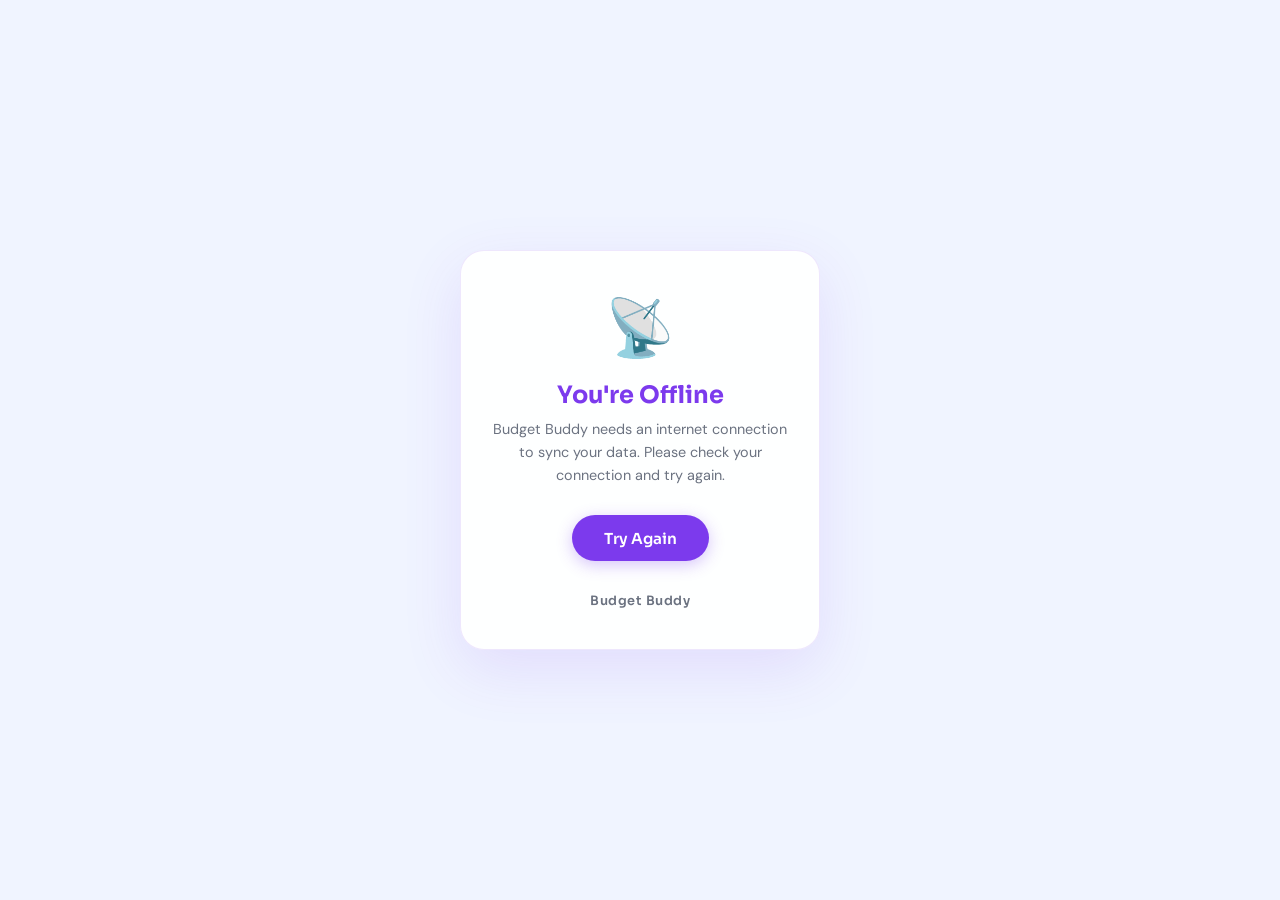
<file: offline.html>
<!DOCTYPE html>
<html lang="en">
<head>
  <meta charset="UTF-8" />
  <meta name="viewport" content="width=device-width, initial-scale=1.0, maximum-scale=1.0, user-scalable=no">
  <title>Offline | Budget Buddy</title>
  <link rel="stylesheet" href="common.css" />
  <style>
    body {
      min-height: 100vh;
      display: flex;
      align-items: center;
      justify-content: center;
      background: var(--bg);
    }

    .offline-container {
      text-align: center;
      padding: 2.5rem 2rem;
      background: rgba(255, 255, 255, 0.92);
      border-radius: 24px;
      border: 1px solid var(--border);
      box-shadow: 0 20px 60px rgba(124, 58, 237, 0.12);
      max-width: 360px;
      width: 90%;
    }

    .offline-icon {
      font-size: 3.5rem;
      margin-bottom: 1rem;
    }

    .offline-title {
      font-family: 'Sora', sans-serif;
      font-size: 1.5rem;
      font-weight: 700;
      color: var(--purple);
      margin-bottom: 0.5rem;
    }

    .offline-subtitle {
      font-size: 0.9rem;
      color: var(--text-muted);
      margin-bottom: 1.75rem;
      line-height: 1.6;
    }

    .retry-btn {
      background: var(--purple);
      color: #fff;
      border: none;
      padding: 0.85rem 2rem;
      border-radius: 100px;
      font-family: 'Sora', sans-serif;
      font-size: 0.95rem;
      font-weight: 600;
      cursor: pointer;
      box-shadow: 0 4px 16px rgba(124, 58, 237, 0.3);
      transition: background 0.2s, transform 0.15s;
    }

    .retry-btn:hover {
      background: var(--purple-dark);
      transform: translateY(-1px);
    }

    .app-name {
      margin-top: 2rem;
      font-family: 'Sora', sans-serif;
      font-size: 0.8rem;
      color: var(--text-muted);
      font-weight: 600;
      letter-spacing: 0.5px;
    }
  </style>
</head>
<body>
  <div class="offline-container">
    <div class="offline-icon">📡</div>
    <h1 class="offline-title">You're Offline</h1>
    <p class="offline-subtitle">
      Budget Buddy needs an internet connection to sync your data.
      Please check your connection and try again.
    </p>
    <button class="retry-btn" onclick="handleRetry()">Try Again</button>
    <script>
      function handleRetry() {
        if (navigator.onLine) {
          window.location.href = "/dashboard.html";
        } else {
          const btn = document.querySelector(".retry-btn");
          btn.innerText = "Still offline...";
          btn.style.background = "#6b7280";
          setTimeout(() => {
            btn.innerText = "Try Again";
            btn.style.background = "";
          }, 2000);
        }
      }

      // Auto-redirect when connection comes back
      window.addEventListener("online", () => {
        window.location.href = "/dashboard.html";
      });
    </script>
    <p class="app-name">Budget Buddy</p>
  </div>
</body>
</html>
</file>
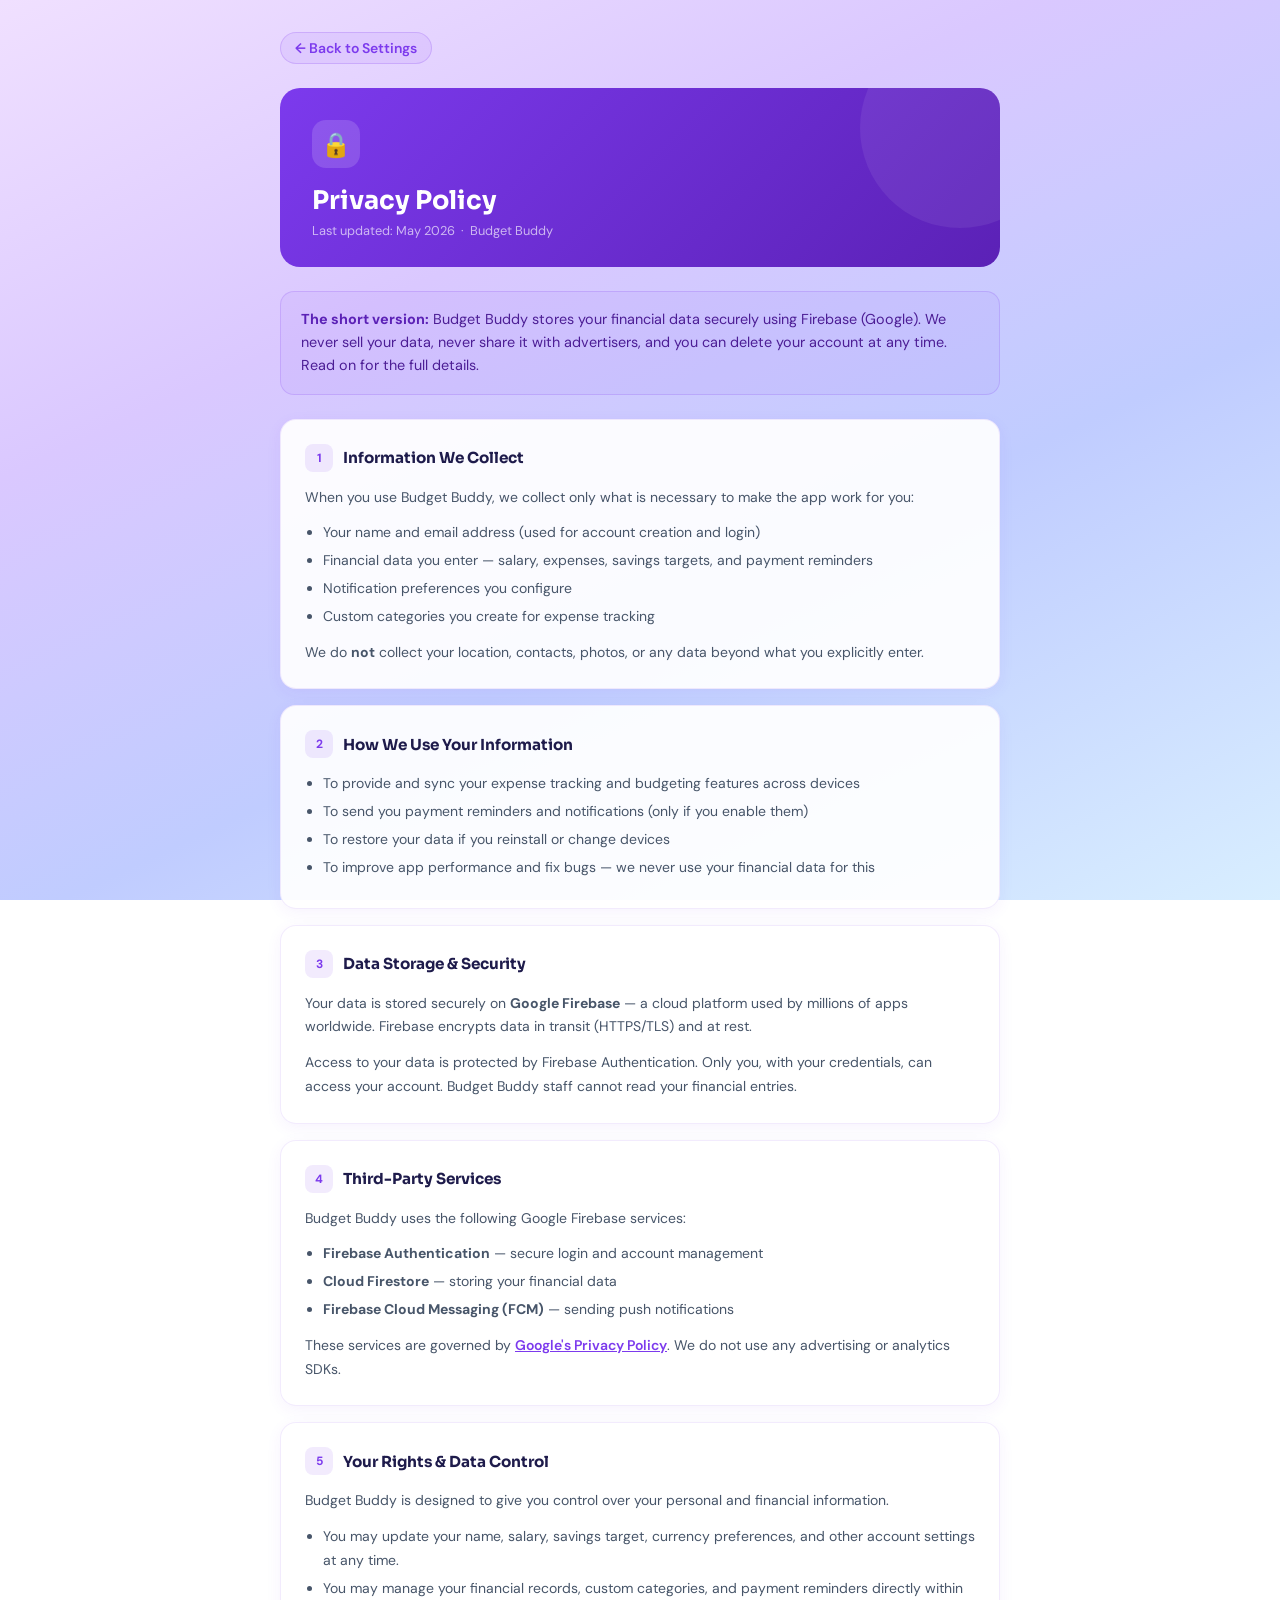
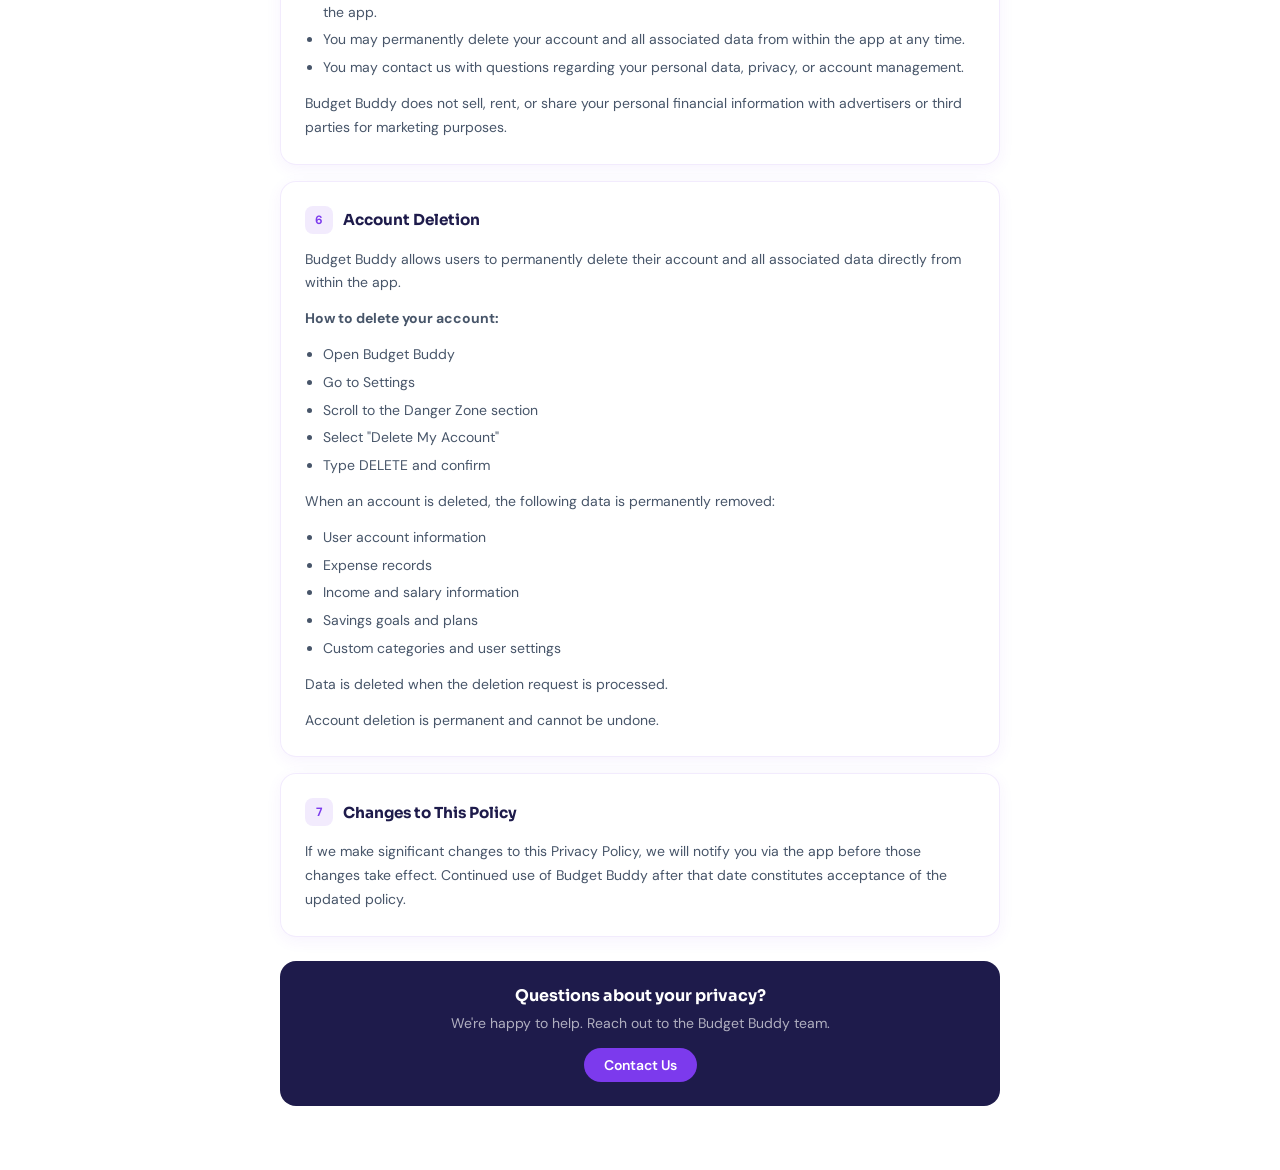
<file: privacy.html>
<!DOCTYPE html>
<html lang="en">
<head>
  <meta charset="UTF-8" />
  <meta name="viewport" content="width=device-width, initial-scale=1.0, maximum-scale=1.0, user-scalable=no">
  <title>Privacy Policy | Budget Buddy</title>
  <link rel="stylesheet" href="common.css" />
  <style>
    body {
      background: linear-gradient(155deg, #f0e0ff 0%, #dac8ff 32%, #c0ccff 62%, #d8eeff 100%) fixed;
      font-family: 'DM Sans', system-ui, sans-serif;
      color: #1e1b4b;
      margin: 0;
      padding: 2rem 1rem 4rem;
      min-height: 100vh;
    }
    .policy-wrap { max-width: 720px; margin: 0 auto; }
    .back-btn {
      display: inline-flex; align-items: center; gap: 6px;
      font-size: 0.875rem; font-weight: 600; color: #7c3aed;
      text-decoration: none; margin-bottom: 1.5rem;
      padding: 6px 14px; background: rgba(124, 58, 237, 0.08);
      border-radius: 100px; border: 1px solid rgba(124, 58, 237, 0.2);
      transition: background 0.2s;
    }
    .back-btn:hover { background: rgba(124, 58, 237, 0.14); }
    .policy-header {
      background: linear-gradient(135deg, #7c3aed 0%, #5b21b6 100%);
      border-radius: 20px; padding: 2rem 2rem 1.75rem;
      margin-bottom: 1.5rem; position: relative; overflow: hidden;
    }
    .policy-header::before {
      content: ''; position: absolute; top: -60px; right: -60px;
      width: 200px; height: 200px; background: rgba(255,255,255,0.07); border-radius: 50%;
    }
    .policy-header-icon {
      width: 48px; height: 48px; background: rgba(255,255,255,0.15);
      border-radius: 14px; display: flex; align-items: center;
      justify-content: center; font-size: 1.5rem; margin-bottom: 1rem;
    }
    .policy-header h1 { font-family: 'Sora', sans-serif; font-size: 1.6rem; font-weight: 700; color: #ffffff; margin: 0 0 0.4rem; }
    .policy-meta { font-size: 0.8rem; color: rgba(255,255,255,0.65); }
    .summary-banner {
      background: rgba(124, 58, 237, 0.06); border: 1px solid rgba(124, 58, 237, 0.18);
      border-radius: 14px; padding: 1rem 1.25rem; margin-bottom: 1.5rem;
      font-size: 0.9rem; color: #4c1d95; line-height: 1.6;
    }
    .summary-banner strong { color: #5b21b6; }
    .policy-card {
      background: rgba(255, 255, 255, 0.92); border-radius: 16px;
      border: 1px solid rgba(124, 58, 237, 0.1); padding: 1.5rem;
      margin-bottom: 1rem; box-shadow: 0 4px 16px rgba(124, 58, 237, 0.06);
    }
    .policy-card-header { display: flex; align-items: center; gap: 10px; margin-bottom: 0.875rem; }
    .policy-card-num {
      width: 28px; height: 28px; background: rgba(124, 58, 237, 0.1);
      color: #7c3aed; border-radius: 8px; display: flex; align-items: center;
      justify-content: center; font-size: 0.75rem; font-weight: 700; flex-shrink: 0;
    }
    .policy-card h2 { font-family: 'Sora', sans-serif; font-size: 0.95rem; font-weight: 700; color: #1e1b4b; margin: 0; }
    .policy-card p { font-size: 0.875rem; color: #475569; line-height: 1.7; margin: 0 0 0.75rem; }
    .policy-card p:last-child { margin-bottom: 0; }
    .policy-card ul { padding-left: 1.1rem; margin: 0; }
    .policy-card ul li { font-size: 0.875rem; color: #475569; line-height: 1.7; margin-bottom: 4px; }
    .contact-card {
      background: #1e1b4b; border-radius: 16px; padding: 1.5rem;
      margin-top: 1.5rem; text-align: center;
    }
    .contact-card h2 { font-family: 'Sora', sans-serif; color: #fff; font-size: 1rem; margin: 0 0 0.5rem; }
    .contact-card p { font-size: 0.875rem; color: rgba(255,255,255,0.65); margin: 0 0 1rem; }
    .contact-card a {
      display: inline-block; background: #7c3aed; color: #fff;
      padding: 8px 20px; border-radius: 100px;
      font-size: 0.875rem; font-weight: 600; text-decoration: none;
    }
    @media (max-width: 600px) {
      body { padding: 1rem 0.75rem 3rem; }
      .policy-header { padding: 1.5rem; border-radius: 16px; }
      .policy-header h1 { font-size: 1.3rem; }
      .policy-card { padding: 1.1rem; }
    }
  </style>
</head>
<body>

<div class="policy-wrap">

  <a href="#" class="back-btn" id="backBtn">← Back</a>

  <div class="policy-header">
    <div class="policy-header-icon">🔒</div>
    <h1>Privacy Policy</h1>
    <div class="policy-meta">Last updated: May 2026 &nbsp;·&nbsp; Budget Buddy</div>
  </div>

  <div class="summary-banner">
    <strong>The short version:</strong> Budget Buddy stores your financial data securely using Firebase (Google). We never sell your data, never share it with advertisers, and you can delete your account at any time. Read on for the full details.
  </div>

  <div class="policy-card">
    <div class="policy-card-header"><div class="policy-card-num">1</div><h2>Information We Collect</h2></div>
    <p>When you use Budget Buddy, we collect only what is necessary to make the app work for you:</p>
    <ul>
      <li>Your name and email address (used for account creation and login)</li>
      <li>Financial data you enter — salary, expenses, savings targets, and payment reminders</li>
      <li>Notification preferences you configure</li>
      <li>Custom categories you create for expense tracking</li>
    </ul>
    <p style="margin-top: 0.75rem;">We do <strong>not</strong> collect your location, contacts, photos, or any data beyond what you explicitly enter.</p>
  </div>

  <div class="policy-card">
    <div class="policy-card-header"><div class="policy-card-num">2</div><h2>How We Use Your Information</h2></div>
    <ul>
      <li>To provide and sync your expense tracking and budgeting features across devices</li>
      <li>To send you payment reminders and notifications (only if you enable them)</li>
      <li>To restore your data if you reinstall or change devices</li>
      <li>To improve app performance and fix bugs — we never use your financial data for this</li>
    </ul>
  </div>

  <div class="policy-card">
    <div class="policy-card-header"><div class="policy-card-num">3</div><h2>Data Storage &amp; Security</h2></div>
    <p>Your data is stored securely on <strong>Google Firebase</strong> — a cloud platform used by millions of apps worldwide. Firebase encrypts data in transit (HTTPS/TLS) and at rest.</p>
    <p>Access to your data is protected by Firebase Authentication. Only you, with your credentials, can access your account. Budget Buddy staff cannot read your financial entries.</p>
  </div>

  <div class="policy-card">
    <div class="policy-card-header"><div class="policy-card-num">4</div><h2>Third-Party Services</h2></div>
    <p>Budget Buddy uses the following Google Firebase services:</p>
    <ul>
      <li><strong>Firebase Authentication</strong> — secure login and account management</li>
      <li><strong>Cloud Firestore</strong> — storing your financial data</li>
      <li><strong>Firebase Cloud Messaging (FCM)</strong> — sending push notifications</li>
    </ul>
    <p style="margin-top: 0.75rem;">These services are governed by <a href="https://policies.google.com/privacy" target="_blank" style="color:#7c3aed;font-weight:600;">Google's Privacy Policy</a>. We do not use any advertising or analytics SDKs.</p>
  </div>


  <div class="policy-card">
  <div class="policy-card-header">
    <div class="policy-card-num">5</div>
    <h2>Your Rights &amp; Data Control</h2>
  </div>

    <p>Budget Buddy is designed to give you control over your personal and financial information.</p>

    <ul>
      <li>You may update your name, salary, savings target, currency preferences, and other account settings at any time.</li>
      <li>You may manage your financial records, custom categories, and payment reminders directly within the app.</li>
      <li>You may permanently delete your account and all associated data from within the app at any time.</li>
      <li>You may contact us with questions regarding your personal data, privacy, or account management.</li>
    </ul>

    <p style="margin-top:0.75rem;">
      Budget Buddy does not sell, rent, or share your personal financial information with advertisers or third parties for marketing purposes.
    </p>
  </div>


  <div class="policy-card">
  <div class="policy-card-header">
    <div class="policy-card-num">6</div>
    <h2>Account Deletion</h2>
  </div>

  <p>
    Budget Buddy allows users to permanently delete their account and all associated data directly from within the app.
  </p>

  <p><strong>How to delete your account:</strong></p>
  <ul>
    <li>Open Budget Buddy</li>
    <li>Go to Settings</li>
    <li>Scroll to the Danger Zone section</li>
    <li>Select "Delete My Account"</li>
    <li>Type DELETE and confirm</li>
  </ul>

  <p style="margin-top:0.75rem;">
    When an account is deleted, the following data is permanently removed:
  </p>

  <ul>
    <li>User account information</li>
    <li>Expense records</li>
    <li>Income and salary information</li>
    <li>Savings goals and plans</li>
    <li>Custom categories and user settings</li>
  </ul>

  <p style="margin-top:0.75rem;">
    Data is deleted when the deletion request is processed.
  </p>

  <p style="margin-top:0.75rem;">
    Account deletion is permanent and cannot be undone.
  </p>
</div>
  <div class="policy-card">
    <div class="policy-card-header"><div class="policy-card-num">7</div><h2>Changes to This Policy</h2></div>
    <p>If we make significant changes to this Privacy Policy, we will notify you via the app before those changes take effect. Continued use of Budget Buddy after that date constitutes acceptance of the updated policy.</p>
  </div>

  <div class="contact-card">
    <h2>Questions about your privacy?</h2>
    <p>We're happy to help. Reach out to the Budget Buddy team.</p>
    <a href="mailto:support.budgetbuddyapp@gmail.com">Contact Us</a>
  </div>

</div>

<script>
  // Use ?from=register (set by register.html links) instead of document.referrer
  // because referrer is stripped in PWAs and some mobile browsers
  const btn = document.getElementById("backBtn");
  const params = new URLSearchParams(window.location.search);
  if (params.get("from") === "register") {
    btn.textContent = "← Back to Register";
    btn.href = "register.html";
  } else {
    btn.textContent = "← Back to Settings";
    btn.href = "settings.html";
  }
</script>

</body>
</html>
</file>
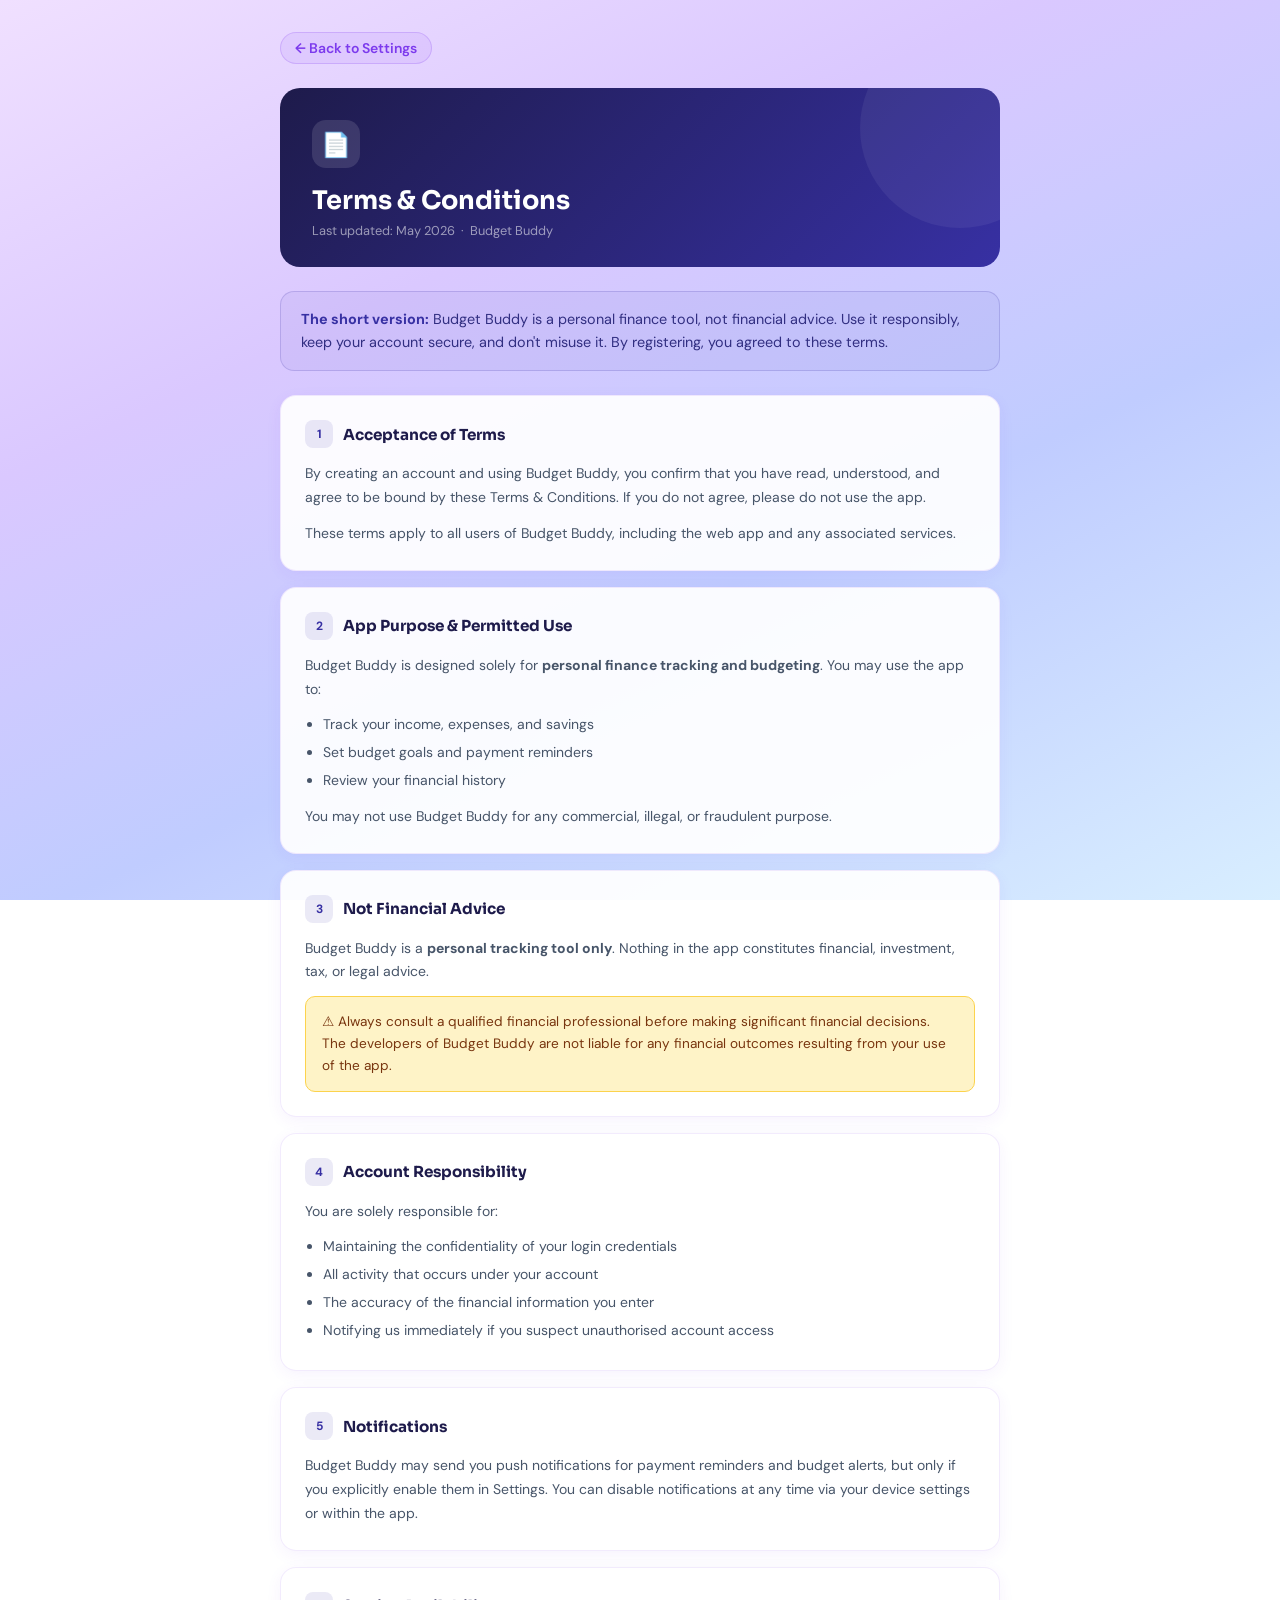
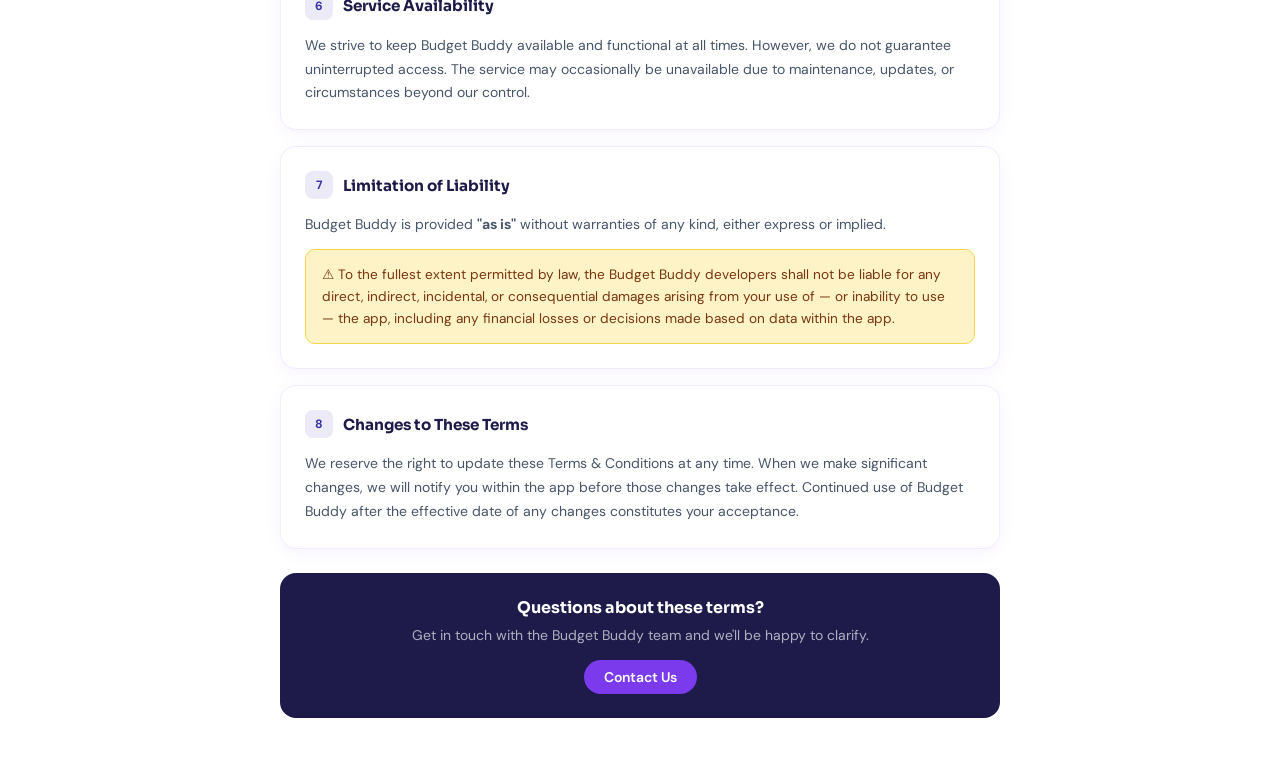
<file: terms.html>
<!DOCTYPE html>
<html lang="en">
<head>
  <meta charset="UTF-8" />
  <meta name="viewport" content="width=device-width, initial-scale=1.0, maximum-scale=1.0, user-scalable=no">
  <title>Terms &amp; Conditions | Budget Buddy</title>
  <link rel="stylesheet" href="common.css" />
  <style>
    body {
      background: linear-gradient(155deg, #f0e0ff 0%, #dac8ff 32%, #c0ccff 62%, #d8eeff 100%) fixed;
      font-family: 'DM Sans', system-ui, sans-serif;
      color: #1e1b4b;
      margin: 0;
      padding: 2rem 1rem 4rem;
      min-height: 100vh;
    }
    .policy-wrap { max-width: 720px; margin: 0 auto; }
    .back-btn {
      display: inline-flex; align-items: center; gap: 6px;
      font-size: 0.875rem; font-weight: 600; color: #7c3aed;
      text-decoration: none; margin-bottom: 1.5rem;
      padding: 6px 14px; background: rgba(124, 58, 237, 0.08);
      border-radius: 100px; border: 1px solid rgba(124, 58, 237, 0.2);
      transition: background 0.2s;
    }
    .back-btn:hover { background: rgba(124, 58, 237, 0.14); }
    .policy-header {
      background: linear-gradient(135deg, #1e1b4b 0%, #3730a3 100%);
      border-radius: 20px; padding: 2rem 2rem 1.75rem;
      margin-bottom: 1.5rem; position: relative; overflow: hidden;
    }
    .policy-header::before {
      content: ''; position: absolute; top: -60px; right: -60px;
      width: 200px; height: 200px; background: rgba(255,255,255,0.06); border-radius: 50%;
    }
    .policy-header-icon {
      width: 48px; height: 48px; background: rgba(255,255,255,0.12);
      border-radius: 14px; display: flex; align-items: center;
      justify-content: center; font-size: 1.5rem; margin-bottom: 1rem;
    }
    .policy-header h1 {
      font-family: 'Sora', sans-serif; font-size: 1.6rem;
      font-weight: 700; color: #ffffff; margin: 0 0 0.4rem;
    }
    .policy-meta { font-size: 0.8rem; color: rgba(255,255,255,0.55); }
    .summary-banner {
      background: rgba(59, 48, 163, 0.06); border: 1px solid rgba(59, 48, 163, 0.18);
      border-radius: 14px; padding: 1rem 1.25rem; margin-bottom: 1.5rem;
      font-size: 0.9rem; color: #312e81; line-height: 1.6;
    }
    .summary-banner strong { color: #3730a3; }
    .policy-card {
      background: rgba(255, 255, 255, 0.92); border-radius: 16px;
      border: 1px solid rgba(124, 58, 237, 0.1); padding: 1.5rem;
      margin-bottom: 1rem; box-shadow: 0 4px 16px rgba(124, 58, 237, 0.06);
    }
    .policy-card-header { display: flex; align-items: center; gap: 10px; margin-bottom: 0.875rem; }
    .policy-card-num {
      width: 28px; height: 28px; background: rgba(55, 48, 163, 0.1);
      color: #3730a3; border-radius: 8px; display: flex; align-items: center;
      justify-content: center; font-size: 0.75rem; font-weight: 700; flex-shrink: 0;
    }
    .policy-card h2 { font-family: 'Sora', sans-serif; font-size: 0.95rem; font-weight: 700; color: #1e1b4b; margin: 0; }
    .policy-card p { font-size: 0.875rem; color: #475569; line-height: 1.7; margin: 0 0 0.75rem; }
    .policy-card p:last-child { margin-bottom: 0; }
    .policy-card ul { padding-left: 1.1rem; margin: 0; }
    .policy-card ul li { font-size: 0.875rem; color: #475569; line-height: 1.7; margin-bottom: 4px; }
    .important-box {
      background: #fef3c7; border: 1px solid #fcd34d; border-radius: 10px;
      padding: 0.875rem 1rem; font-size: 0.85rem; color: #78350f;
      margin-top: 0.75rem; line-height: 1.6;
    }
    .contact-card {
      background: #1e1b4b; border-radius: 16px; padding: 1.5rem;
      margin-top: 1.5rem; text-align: center;
    }
    .contact-card h2 { font-family: 'Sora', sans-serif; color: #fff; font-size: 1rem; margin: 0 0 0.5rem; }
    .contact-card p { font-size: 0.875rem; color: rgba(255,255,255,0.65); margin: 0 0 1rem; }
    .contact-card a {
      display: inline-block; background: #7c3aed; color: #fff;
      padding: 8px 20px; border-radius: 100px;
      font-size: 0.875rem; font-weight: 600; text-decoration: none;
    }
    @media (max-width: 600px) {
      body { padding: 1rem 0.75rem 3rem; }
      .policy-header { padding: 1.5rem; border-radius: 16px; }
      .policy-header h1 { font-size: 1.3rem; }
      .policy-card { padding: 1.1rem; }
    }
  </style>
</head>
<body>

<div class="policy-wrap">

  <a href="#" class="back-btn" id="backBtn">← Back</a>

  <div class="policy-header">
    <div class="policy-header-icon">📄</div>
    <h1>Terms &amp; Conditions</h1>
    <div class="policy-meta">Last updated: May 2026 &nbsp;·&nbsp; Budget Buddy</div>
  </div>

  <div class="summary-banner">
    <strong>The short version:</strong> Budget Buddy is a personal finance tool, not financial advice. Use it responsibly, keep your account secure, and don't misuse it. By registering, you agreed to these terms.
  </div>

  <div class="policy-card">
    <div class="policy-card-header"><div class="policy-card-num">1</div><h2>Acceptance of Terms</h2></div>
    <p>By creating an account and using Budget Buddy, you confirm that you have read, understood, and agree to be bound by these Terms &amp; Conditions. If you do not agree, please do not use the app.</p>
    <p>These terms apply to all users of Budget Buddy, including the web app and any associated services.</p>
  </div>

  <div class="policy-card">
    <div class="policy-card-header"><div class="policy-card-num">2</div><h2>App Purpose &amp; Permitted Use</h2></div>
    <p>Budget Buddy is designed solely for <strong>personal finance tracking and budgeting</strong>. You may use the app to:</p>
    <ul>
      <li>Track your income, expenses, and savings</li>
      <li>Set budget goals and payment reminders</li>
      <li>Review your financial history</li>
    </ul>
    <p style="margin-top:0.75rem;">You may not use Budget Buddy for any commercial, illegal, or fraudulent purpose.</p>
  </div>

  <div class="policy-card">
    <div class="policy-card-header"><div class="policy-card-num">3</div><h2>Not Financial Advice</h2></div>
    <p>Budget Buddy is a <strong>personal tracking tool only</strong>. Nothing in the app constitutes financial, investment, tax, or legal advice.</p>
    <div class="important-box">⚠️ Always consult a qualified financial professional before making significant financial decisions. The developers of Budget Buddy are not liable for any financial outcomes resulting from your use of the app.</div>
  </div>

  <div class="policy-card">
    <div class="policy-card-header"><div class="policy-card-num">4</div><h2>Account Responsibility</h2></div>
    <p>You are solely responsible for:</p>
    <ul>
      <li>Maintaining the confidentiality of your login credentials</li>
      <li>All activity that occurs under your account</li>
      <li>The accuracy of the financial information you enter</li>
      <li>Notifying us immediately if you suspect unauthorised account access</li>
    </ul>
  </div>

  <div class="policy-card">
    <div class="policy-card-header"><div class="policy-card-num">5</div><h2>Notifications</h2></div>
    <p>Budget Buddy may send you push notifications for payment reminders and budget alerts, but only if you explicitly enable them in Settings. You can disable notifications at any time via your device settings or within the app.</p>
  </div>

  <div class="policy-card">
    <div class="policy-card-header"><div class="policy-card-num">6</div><h2>Service Availability</h2></div>
    <p>We strive to keep Budget Buddy available and functional at all times. However, we do not guarantee uninterrupted access. The service may occasionally be unavailable due to maintenance, updates, or circumstances beyond our control.</p>
  </div>

  <div class="policy-card">
    <div class="policy-card-header"><div class="policy-card-num">7</div><h2>Limitation of Liability</h2></div>
    <p>Budget Buddy is provided <strong>"as is"</strong> without warranties of any kind, either express or implied.</p>
    <div class="important-box">⚠️ To the fullest extent permitted by law, the Budget Buddy developers shall not be liable for any direct, indirect, incidental, or consequential damages arising from your use of — or inability to use — the app, including any financial losses or decisions made based on data within the app.</div>
  </div>

  <div class="policy-card">
    <div class="policy-card-header"><div class="policy-card-num">8</div><h2>Changes to These Terms</h2></div>
    <p>We reserve the right to update these Terms &amp; Conditions at any time. When we make significant changes, we will notify you within the app before those changes take effect. Continued use of Budget Buddy after the effective date of any changes constitutes your acceptance.</p>
  </div>

  <div class="contact-card">
    <h2>Questions about these terms?</h2>
    <p>Get in touch with the Budget Buddy team and we'll be happy to clarify.</p>
    <a href="mailto:support.budgetbuddyapp@gmail.com">Contact Us</a>
  </div>

</div>

<script>
  // Use ?from=register (set by register.html links) instead of document.referrer
  // because referrer is stripped in PWAs and some mobile browsers
  const btn = document.getElementById("backBtn");
  const params = new URLSearchParams(window.location.search);
  if (params.get("from") === "register") {
    btn.textContent = "← Back to Register";
    btn.href = "register.html";
  } else {
    btn.textContent = "← Back to Settings";
    btn.href = "settings.html";
  }
</script>

</body>
</html>
</file>
<file: common.css>
@import url('https://fonts.googleapis.com/css2?family=Sora:wght@300;400;600;700&family=DM+Sans:wght@400;500&display=swap');

/* ========================
   RESET & ROOT
======================== */
*, *::before, *::after {
  box-sizing: border-box;
  margin: 0;
  padding: 0;
}

:root {
  --purple:       #7c3aed;
  --purple-dark:  #5b21b6;
  --blue:         #3b82f6;
  --bg:           #f0f4ff;
  --text:         #1e1b4b;
  --text-muted:   #6b7280;
  --card-bg:      rgba(255, 255, 255, 0.92);
  --border:       rgba(124, 58, 237, 0.12);
  --shadow-sm:    0 4px 16px rgba(124, 58, 237, 0.07);
  --shadow-md:    0 10px 30px rgba(124, 58, 237, 0.1);
  --radius:       14px;
  --radius-lg:    20px;
}

html { scroll-behavior: smooth; }

body {
  font-family: 'DM Sans', system-ui, sans-serif;
  background: linear-gradient(155deg, 
    #f0e0ff 0%, 
    #dac8ff 32%, 
    #c0ccff 62%, 
    #d8eeff 100%) fixed;
  color: var(--text);
  overflow-x: hidden;
  min-height: 100vh;
}
/* ========================
   NAVBAR
======================== */
.navbar {
  display: flex;
  justify-content: space-between;
  align-items: center;
  padding: 1rem 2rem;
  background: rgba(240, 244, 255, 0.9);
  backdrop-filter: blur(12px);
  border-bottom: 1px solid var(--border);
  position: sticky;
  top: 0;
  z-index: 100;
}

.logo {
  font-family: 'Sora', sans-serif;
  font-size: 1.3rem;
  font-weight: 700;
  color: var(--purple);
  letter-spacing: -0.5px;
  line-height: 1.2;
}

.tagline {
  font-size: 0.75rem;
  color: var(--text-muted);
  font-weight: 400;
  font-family: 'DM Sans', sans-serif;
  margin-top: 2px;
}

/* Nav links */
.nav-links {
  list-style: none;
  display: flex;
  align-items: center;
  gap: 1.5rem;
}

.nav-links li {
  font-size: 0.875rem;
  font-weight: 500;
  color: var(--text-muted);
  position: relative;
}

.nav-links a {
  text-decoration: none;
  color: inherit;
  transition: color 0.2s;
}

.nav-links li:hover > a,
.nav-links li.active > a {
  color: var(--purple);
}

.nav-links li::after {
  content: '';
  position: absolute;
  left: 0;
  bottom: -4px;
  width: 0;
  height: 2px;
  background: var(--purple);
  border-radius: 2px;
  transition: width 0.25s ease;
}

.nav-links li:hover::after,
.nav-links li.active::after {
  width: 100%;
}

.icon-link a {
  font-size: 1.1rem;
  padding: 6px;
  border-radius: 8px;
  display: inline-flex;
  align-items: center;
  justify-content: center;
  transition: background 0.2s;
}

.icon-link a:hover {
  background: rgba(124, 58, 237, 0.08);
}

/* ========================
   HAMBURGER TOGGLE
   Always hidden on desktop.
   common.css is the single source of truth — 
   NO other stylesheet should declare .menu-toggle { display:none }
======================== */
.menu-toggle {
  display: none;
  font-size: 1.6rem;
  cursor: pointer;
  color: var(--purple);
  background: none;
  border: none;
  padding: 4px 8px;
  border-radius: 8px;
  transition: background 0.2s;
  line-height: 1;
  /* Prevent the element from ever being swallowed by flex layout */
  flex-shrink: 0;
}

.menu-toggle:hover {
  background: rgba(124, 58, 237, 0.08);
}

/* ========================
   DASHBOARD CONTAINER
======================== */
.dashboard {
  max-width: 1100px;
  margin: 1.5rem auto;
  padding: 1.5rem;
  background: rgba(255, 255, 255, 0.5);
  backdrop-filter: blur(10px);
  border-radius: var(--radius-lg);
  border: 1px solid var(--border);
}

/* ========================
   CARDS
======================== */
.card {
  background: var(--card-bg);
  padding: 1.25rem 1.5rem;
  border-radius: var(--radius);
  box-shadow: var(--shadow-sm);
  border: 1px solid var(--border);
  transition: transform 0.2s, box-shadow 0.2s;
}
.card:hover { transform: translateY(-2px); box-shadow: var(--shadow-md); }

.card h3 {
  font-size: 0.8rem;
  font-weight: 600;
  color: var(--text-muted);
  text-transform: uppercase;
  letter-spacing: 0.5px;
  margin-bottom: 0.5rem;
}

.amount {
  font-family: 'Sora', sans-serif;
  font-size: 1.75rem;
  font-weight: 700;
  color: var(--text);
}
.amount.expense { color: #ef4444; }

/* ========================
   BOX
======================== */
.box {
  background: var(--card-bg);
  padding: 1.25rem 1.5rem;
  border-radius: var(--radius);
  box-shadow: var(--shadow-sm);
  border: 1px solid var(--border);
  transition: transform 0.2s, box-shadow 0.2s;
}
.box:hover { transform: translateY(-2px); box-shadow: var(--shadow-md); }

.box h2 {
  font-family: 'Sora', sans-serif;
  font-size: 1rem;
  font-weight: 600;
  color: var(--text);
  margin-bottom: 0.75rem;
}

.box p {
  color: var(--text-muted);
  font-size: 0.9rem;
  line-height: 1.6;
}

/* ========================
   INPUTS & SELECTS
======================== */
input, select, textarea {
  width: 100%;
  font-size: 0.9rem;
  font-family: 'DM Sans', sans-serif;
  padding: 0.7rem 0.9rem;
  border-radius: 10px;
  border: 1px solid #e2e8f0;
  background: #fff;
  color: var(--text);
  box-sizing: border-box;
  transition: border-color 0.2s, box-shadow 0.2s;
  -webkit-appearance: none;
}

input:focus, select:focus, textarea:focus {
  outline: none;
  border-color: var(--purple);
  box-shadow: 0 0 0 3px rgba(124, 58, 237, 0.12);
}

input::placeholder { color: #9ca3af; }

/* ========================
   BUTTONS
======================== */
button {
  font-family: 'DM Sans', sans-serif;
  font-size: 0.9rem;
  font-weight: 500;
  padding: 0.65rem 1.2rem;
  border-radius: 10px;
  border: none;
  cursor: pointer;
  transition: all 0.2s;
}

.btn-primary,
.expense-form button,
.extra-form button,
.add-btn,
.save-btn {
  background: var(--purple);
  color: #fff;
  box-shadow: 0 4px 12px rgba(124, 58, 237, 0.25);
}

.btn-primary:hover,
.expense-form button:hover,
.extra-form button:hover,
.add-btn:hover,
.save-btn:hover {
  background: var(--purple-dark);
  transform: translateY(-1px);
  box-shadow: 0 6px 16px rgba(124, 58, 237, 0.35);
}

/* ========================
   PAGE TITLE
======================== */
.page-title {
  font-family: 'Sora', sans-serif;
  font-size: 1.4rem;
  font-weight: 700;
  color: var(--text);
  margin-bottom: 1.25rem;
}

/* ========================
   UTILITY
======================== */
.hidden { display: none !important; }

.empty {
  font-size: 0.875rem;
  color: var(--text-muted);
  text-align: center;
  padding: 1rem 0;
}

/* ========================
   MOBILE  ≤ 768px
======================== */
@media (max-width: 768px) {

  /* --- Navbar --- */
  .navbar {
    flex-wrap: wrap;
    padding: 0.875rem 1rem;
    gap: 0;
    /* logo + toggle sit on the same row */
    align-items: center;
  }

  .logo {
    font-size: 1.15rem;
    flex: 1;          /* takes all space left of the toggle */
  }

  /* THE FIX: show the hamburger on mobile */
  .menu-toggle {
    display: block;
  }

  /* Nav dropdown: hidden by default, revealed by JS adding .active */
  .nav-links {
    display: none;
    flex-direction: column;
    width: 100%;
    gap: 0;
    margin-top: 0.75rem;
    border-top: 1px solid var(--border);
    padding-top: 0.5rem;
  }

  .nav-links.active {
    display: flex;
  }

  .nav-links li {
    width: 100%;
  }

  .nav-links li::after {
    display: none;   /* underline indicator not needed in dropdown */
  }

  .nav-links a {
    display: block;
    width: 100%;
    padding: 0.7rem 0.5rem;
    border-radius: 8px;
    font-size: 0.95rem;
  }

  .nav-links a:hover {
    background: rgba(124, 58, 237, 0.06);
    color: var(--purple);
  }

  .icon-link {
    display: inline-flex;
  }

  .icon-link a {
    padding: 0.7rem 0.5rem;
    width: 100%;
    border-radius: 8px;
  }

  /* --- Layout --- */
  .dashboard {
    margin: 0.75rem;
    padding: 1rem;
    border-radius: var(--radius);
  }

  .cards {
    display: flex;
    flex-direction: column;
    gap: 0.75rem;
  }

  .card { width: 100%; }
  .amount { font-size: 1.5rem; }

  .main {
    display: flex;
    flex-direction: column;
    gap: 0.75rem;
  }

  .box { width: 100%; }

  /* Buttons full-width on mobile (except explicitly sized ones) */
  .btn-primary, .add-btn, .save-btn { width: 100%; }

  #spendingChart { max-width: 100%; height: auto !important; }

  .form-group { flex-direction: column; }

  .expense-form button,
  .extra-form button {
    width: 100%;
  }
}

@media (max-width: 480px) {
  .dashboard { margin: 0.5rem; padding: 0.75rem; }
  .card  { padding: 1rem; }
  .box   { padding: 1rem; }
  .amount { font-size: 1.35rem; }
}
.toast {
  position: fixed;
  bottom: 24px;
  left: 50%;
  transform: translateX(-50%) translateY(20px);
  background: #16a34a;        /* default green — overridden inline for error/info */
  color: #ffffff;
  padding: 10px 20px;
  border-radius: 100px;       /* pill shape, matches your design */
  font-size: 14px;
  font-weight: 500;
  opacity: 0;
  pointer-events: none;
  transition: opacity 0.3s ease, transform 0.3s ease;
  z-index: 99999;
}
.toast.show {
  opacity: 1;
  transform: translateX(-50%) translateY(0);
}
/* ============================================================
   BOTTOM NAV — Mobile only (≤ 768px)
   Fixed to bottom, always visible while scrolling.
   Desktop: hidden entirely.
============================================================ */

/* ── The bar itself ── */
.bottom-nav {
  display: none; /* hidden on desktop */
}

@media (max-width: 768px) {

  /* Hide the hamburger toggle on mobile — bottom nav replaces it */
  .menu-toggle {
    display: none !important;
  }

  /* Hide top nav links on mobile — bottom nav replaces them */
  .nav-links {
    display: none !important;
  }

  /* Push page content up so it doesn't hide behind the fixed bar */
  body {
    padding-bottom: 70px;
  }

  /* ── Bar ── */
  .bottom-nav {
    display: flex;
    position: fixed;
    bottom: 0;
    left: 0;
    right: 0;
    height: 62px;
    background: rgba(255, 255, 255, 0.97);
    backdrop-filter: blur(16px);
    -webkit-backdrop-filter: blur(16px);
    border-top: 1px solid rgba(124, 58, 237, 0.1);
    box-shadow: 0 -4px 20px rgba(124, 58, 237, 0.08);
    z-index: 500;
    align-items: center;
    justify-content: space-around;
    padding: 0 4px;
    padding-bottom: env(safe-area-inset-bottom); /* iPhone notch support */
  }

  /* ── Each tab button ── */
  .bn-btn {
    display: flex;
    flex-direction: column;
    align-items: center;
    justify-content: center;
    gap: 3px;
    flex: 1;
    height: 100%;
    background: none;
    border: none;
    cursor: pointer;
    padding: 8px 4px 4px;
    border-radius: 0;
    color: #94a3b8;
    font-size: 10px;
    font-family: 'DM Sans', system-ui, sans-serif;
    font-weight: 500;
    text-decoration: none;
    transition: color 0.2s;
    -webkit-tap-highlight-color: transparent;
    position: relative;
  }

  /* Icon size */
  .bn-icon {
    font-size: 22px;
    line-height: 1;
    transition: transform 0.2s;
  }

  /* Label */
  .bn-label {
    font-size: 10px;
    line-height: 1;
  }

  /* Active state */
  .bn-btn.bn-active {
    color: var(--purple);
  }

  .bn-btn.bn-active .bn-icon {
    transform: translateY(-1px);
  }

  /* Active indicator dot */
  .bn-btn.bn-active::after {
    content: '';
    position: absolute;
    top: 4px;
    left: 50%;
    transform: translateX(-50%);
    width: 4px;
    height: 4px;
    background: var(--purple);
    border-radius: 50%;
  }

  /* ── Overlay behind the More sheet ── */
  .bn-overlay {
    display: none;
    position: fixed;
    inset: 0;
    background: rgba(0, 0, 0, 0.35);
    z-index: 600;
    backdrop-filter: blur(2px);
  }

  .bn-overlay.open {
    display: block;
  }

  /* ── More bottom sheet ── */
  .bn-more-sheet {
    position: fixed;
    bottom: 0;
    left: 0;
    right: 0;
    background: #ffffff;
    border-radius: 24px 24px 0 0;
    z-index: 700;
    padding: 12px 0 calc(80px + env(safe-area-inset-bottom)) 0;
    transform: translateY(100%);
    transition: transform 0.32s cubic-bezier(0.32, 0.72, 0, 1);
    box-shadow: 0 -8px 40px rgba(124, 58, 237, 0.15);
  }

  .bn-more-sheet.open {
    transform: translateY(0);
  }

  /* Drag handle */
  .bn-sheet-handle {
    width: 40px;
    height: 4px;
    background: #e2e8f0;
    border-radius: 4px;
    margin: 0 auto 16px;
  }

  /* "MORE" label */
  .bn-sheet-title {
    font-size: 11px;
    font-weight: 700;
    color: #94a3b8;
    letter-spacing: 1.5px;
    padding: 0 24px 8px;
    text-transform: uppercase;
  }

  /* Each row in the sheet */
  .bn-sheet-item {
    display: flex;
    align-items: center;
    gap: 16px;
    padding: 14px 24px;
    font-size: 16px;
    font-weight: 500;
    color: #1e293b;
    text-decoration: none;
    background: none;
    border: none;
    width: 100%;
    cursor: pointer;
    font-family: 'DM Sans', system-ui, sans-serif;
    transition: background 0.15s;
    -webkit-tap-highlight-color: transparent;
    border-bottom: 1px solid #f1f5f9;
  }

  .bn-sheet-item:last-child {
    border-bottom: none;
  }

  .bn-sheet-item:active {
    background: #f8fafc;
  }

  /* Icon bubble */
  .bn-sheet-icon {
    width: 38px;
    height: 38px;
    border-radius: 12px;
    background: rgba(124, 58, 237, 0.08);
    display: flex;
    align-items: center;
    justify-content: center;
    font-size: 18px;
    flex-shrink: 0;
  }

  /* Logout special styling */
  .bn-sheet-item.bn-logout-item {
    color: #ef4444;
  }

  .bn-sheet-item.bn-logout-item .bn-sheet-icon {
    background: rgba(239, 68, 68, 0.08);
  }

} /* end @media (max-width: 768px) */
/* Hide bottom nav elements completely on desktop */
@media (min-width: 769px) {
  .bottom-nav,
  .bn-overlay,
  .bn-more-sheet {
    display: none !important;
  }
}

/* ========================
   SAVINGS PLANNER RESULTS
======================== */
.planner-stat-card {
  background: #f8f7ff;
  border-radius: 10px;
  padding: 0.9rem 1rem;
}
.planner-stat-label {
  font-size: 11px;
  color: #9ca3af;
  margin-bottom: 4px;
}
.planner-stat-value {
  font-size: 1.3rem;
  font-weight: 600;
  color: #1e1b4b;
}
.planner-stat-value.purple {
  color: #7c3aed;
}
.planner-milestone-pill {
  display: flex;
  align-items: center;
  gap: 6px;
  font-size: 12px;
  background: #f8f7ff;
  padding: 5px 12px;
  border-radius: 100px;
  color: #4b5563;
  font-weight: 400;
}
.planner-milestone-pill.is-last {
  background: #f0f4ff;
  color: #7c3aed;
  font-weight: 600;
}
.planner-milestone-pill.is-half {
  background: #eff6ff;
  color: #3b82f6;
  font-weight: 600;
}
.planner-dot {
  width: 8px;
  height: 8px;
  border-radius: 50%;
  display: inline-block;
  flex-shrink: 0;
}
.planner-timeline-btn {
  background: none;
  border: 1px solid rgba(124,58,237,0.2);
  color: #7c3aed;
  font-size: 12px;
  padding: 5px 14px;
  border-radius: 100px;
  cursor: pointer;
  width: auto;
  margin-top: 6px;
}
.planner-goal-box {
  background: #f0f4ff;
  border: 1px solid rgba(124,58,237,0.2);
  border-radius: 12px;
  padding: 1rem 1.25rem;
  display: flex;
  align-items: center;
  justify-content: space-between;
  margin-bottom: 1rem;
}
.planner-goal-title {
  font-size: 1.1rem;
  font-weight: 600;
  color: #1e1b4b;
}
.planner-goal-target {
  font-size: 1rem;
  font-weight: 600;
  color: #7c3aed;
  margin-top: 2px;
}
.planner-goal-badge {
  background: #7c3aed;
  color: white;
  font-size: 12px;
  font-weight: 600;
  padding: 6px 14px;
  border-radius: 100px;
}
.planner-reset-btn {
  margin-top: 4px;
  padding: 10px 20px;
  background: #f1f5f9;
  color: #475569;
  border: none;
  border-radius: 10px;
  font-size: 14px;
  font-weight: 500;
  cursor: pointer;
  display: block;
}
/* ── Suppress Netlify Drawer / Deploy Preview Badge ── */
netlify-drawer,
#netlify-drawer,
.netlify-drawer,
div[class*="netlify-drawer"],
div[id*="netlify-drawer"] {
  display: none !important;
  visibility: hidden !important;
  opacity: 0 !important;
  pointer-events: none !important;
}
</file>
